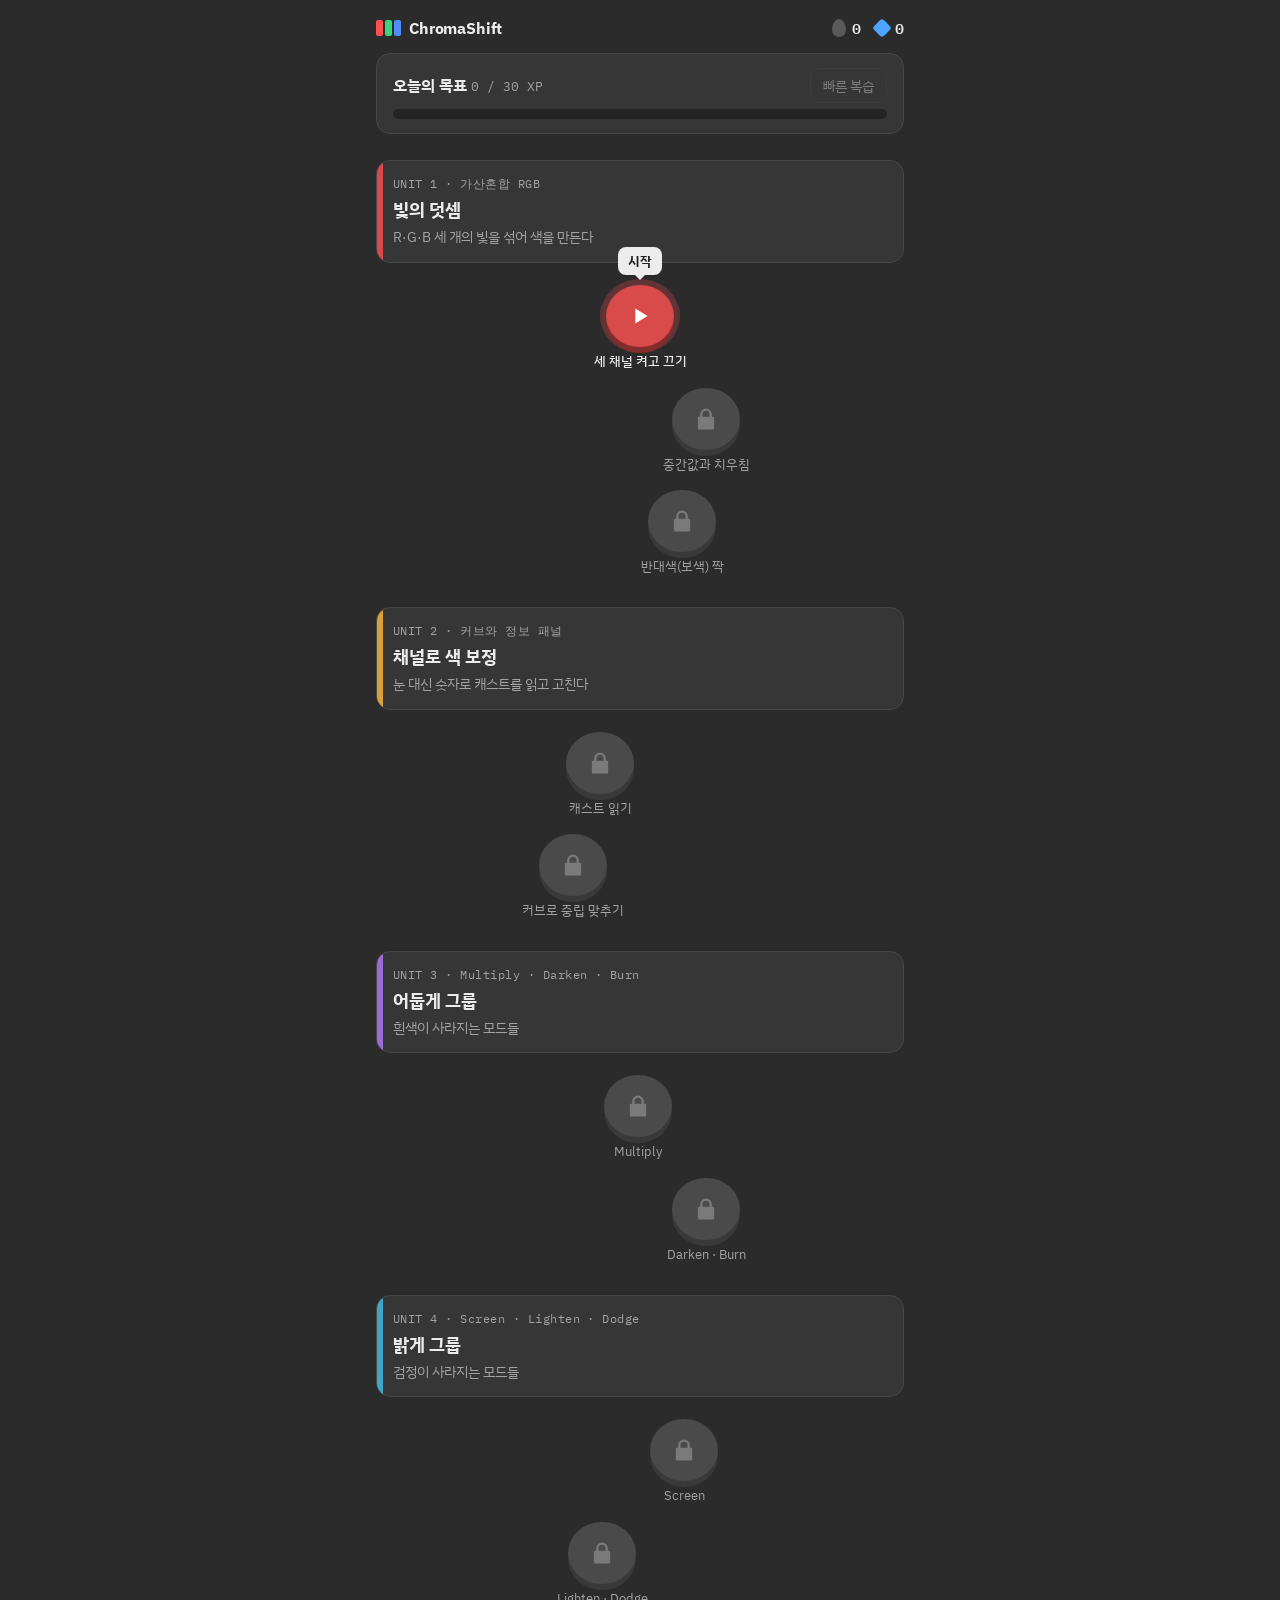
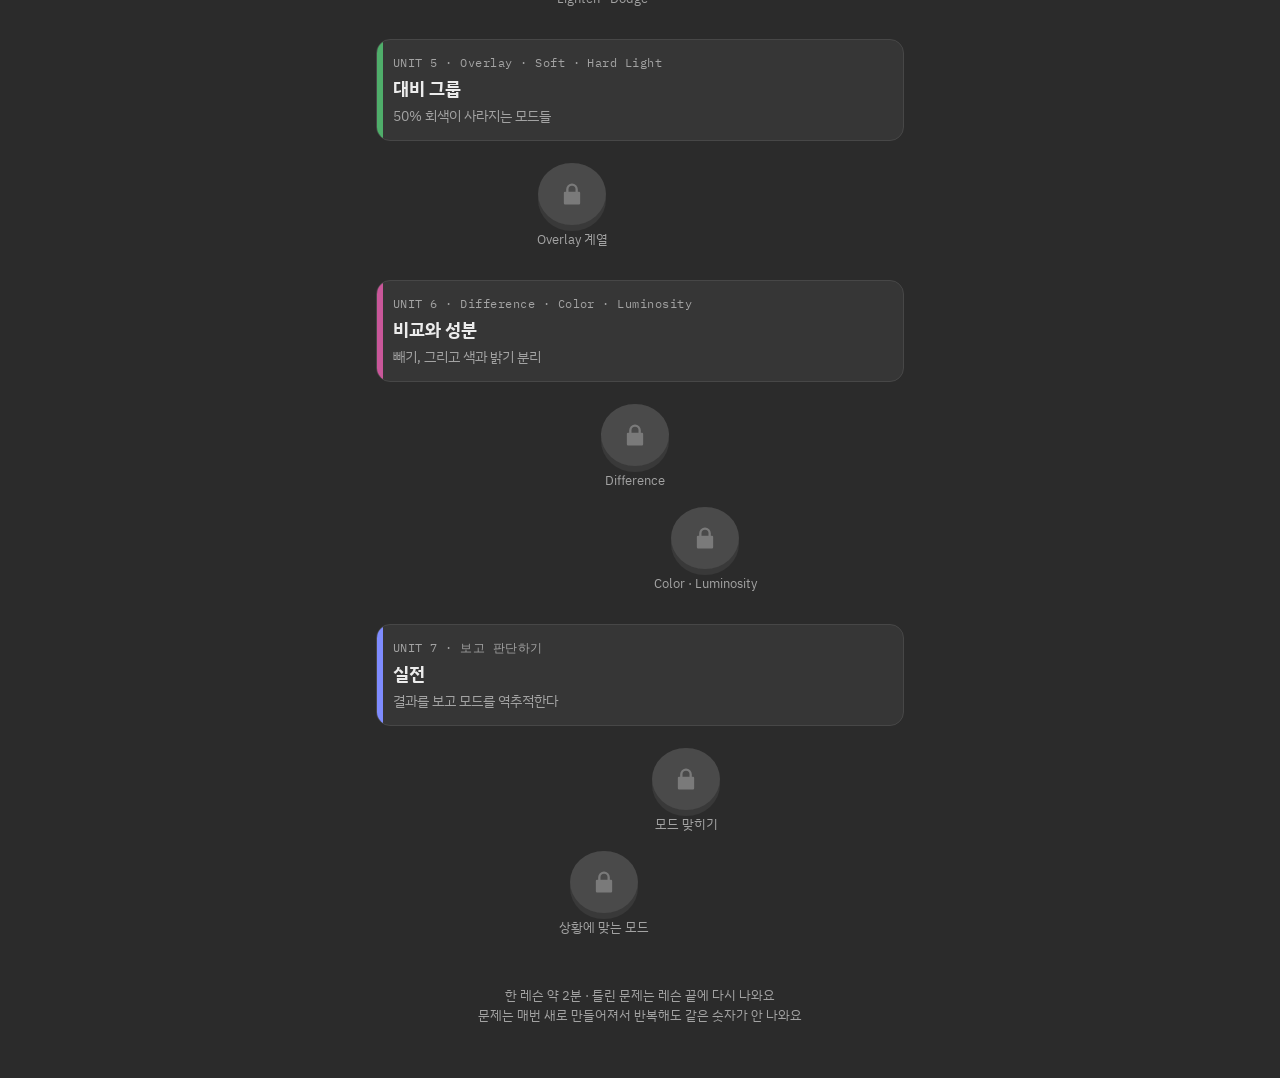
<file: public/assets/aistudio/index_9474ccbe.html>
<!DOCTYPE html>
<html lang="ko">
<head>
<meta charset="utf-8">
<meta name="viewport" content="width=device-width, initial-scale=1">
<title>ChromaShift 레슨</title>
<link rel="preconnect" href="https://fonts.googleapis.com">
<link rel="preconnect" href="https://fonts.gstatic.com" crossorigin>
<link href="https://fonts.googleapis.com/css2?family=IBM+Plex+Mono:wght@500;600&family=IBM+Plex+Sans+KR:wght@400;500;700&display=swap" rel="stylesheet">
<style>
/* 레이아웃: 폰 폭 한 칼럼 앱. 배경은 색 판단을 흐리지 않도록 포토샵 작업창 같은 완전 중립 회색. */
:root{
  --bg:#2b2b2b;          /* 중립 회색 (R=G=B) */
  --panel:#363636;
  --line:#474747;
  --ink:#ececec;
  --muted:#a3a3a3;
  --accent:#4ea4ff;
  --ok:#3fcf7d;
  --bad:#ff5d61;
  --r:#ff4f4f; --g:#37d67a; --b:#4d8dff;
  --display:"IBM Plex Sans KR",system-ui,sans-serif;
  --body:"IBM Plex Sans KR",system-ui,-apple-system,"Apple SD Gothic Neo","Malgun Gothic",sans-serif;
  --mono:"IBM Plex Mono",ui-monospace,Menlo,monospace;
  color-scheme:dark;
}
*{box-sizing:border-box}
html,body{height:100%;margin:0}
body{background:var(--bg);color:var(--ink);font-family:var(--body);font-size:16px;line-height:1.55;-webkit-font-smoothing:antialiased}
button{font:inherit;color:inherit;cursor:pointer}
button:focus-visible{outline:2px solid var(--accent);outline-offset:2px}
.app{max-width:560px;margin:0 auto;min-height:100%;display:flex;flex-direction:column;padding:0 16px}
.mono{font-family:var(--mono);font-variant-numeric:tabular-nums}
h1,h2,h3{text-wrap:balance;margin:0}

/* 상단 상태바 */
.top{display:flex;align-items:center;gap:14px;padding:16px 0 12px;position:sticky;top:0;background:var(--bg);z-index:5}
.brand{font-weight:700;letter-spacing:-.01em;flex:1;display:flex;align-items:center;gap:8px}
.brand i{display:inline-flex;gap:2px}
.brand i b{width:7px;height:16px;border-radius:2px;display:block}
.stat{display:flex;align-items:center;gap:6px;font-family:var(--mono);font-weight:600;font-size:15px}
.flame{width:14px;height:18px;background:#ff9b3d;border-radius:50% 50% 50% 50%/60% 60% 40% 40%;display:inline-block}
.flame.off{background:#5a5a5a}
.gem{width:14px;height:14px;background:var(--accent);transform:rotate(45deg);border-radius:3px;display:inline-block}

/* 오늘 목표 */
.goal{background:var(--panel);border:1px solid var(--line);border-radius:14px;padding:14px 16px;display:grid;grid-template-columns:1fr auto;gap:6px 12px;align-items:center}
.goal .bar{grid-column:1/-1;height:10px;background:#242424;border-radius:99px;overflow:hidden}
.goal .bar span{display:block;height:100%;background:linear-gradient(90deg,var(--r),var(--g),var(--b));border-radius:99px;transition:width .4s}
.goal small{color:var(--muted)}
.practice{background:transparent;border:1px solid var(--line);border-radius:10px;padding:6px 12px;font-size:14px}
.practice:disabled{opacity:.4;cursor:default}

/* 학습 경로 */
.unit{margin-top:26px}
.unit-head{border-radius:14px;padding:14px 16px;display:flex;flex-direction:column;gap:2px;border:1px solid var(--line);background:var(--panel);position:relative;overflow:hidden}
.unit-head::before{content:"";position:absolute;left:0;top:0;bottom:0;width:6px;background:var(--uc)}
.unit-head small{color:var(--muted);font-family:var(--mono);font-size:12px;letter-spacing:.04em}
.unit-head h2{font-size:18px}
.unit-head p{margin:0;color:var(--muted);font-size:14px}
.path{display:flex;flex-direction:column;align-items:center;gap:18px;padding:22px 0 6px}
.node-wrap{position:relative;display:flex;flex-direction:column;align-items:center;gap:6px}
.node{width:68px;height:62px;border-radius:50%;border:none;background:#4a4a4a;box-shadow:0 6px 0 #393939;display:grid;place-items:center;transition:transform .08s}
.node:active{transform:translateY(4px);box-shadow:0 2px 0 #393939}
.node svg{width:28px;height:28px}
.node.done{background:var(--uc);box-shadow:0 6px 0 color-mix(in srgb,var(--uc) 60%,#000)}
.node.current{background:var(--uc);box-shadow:0 6px 0 color-mix(in srgb,var(--uc) 60%,#000),0 0 0 6px color-mix(in srgb,var(--uc) 30%,transparent)}
.node.locked{cursor:not-allowed}
.node-label{font-size:13px;color:var(--muted);text-align:center;max-width:140px;line-height:1.3}
.node-wrap.current .node-label{color:var(--ink);font-weight:500}
.bubble{position:absolute;top:-38px;background:var(--ink);color:#222;font-weight:700;font-size:13px;padding:4px 10px;border-radius:8px;white-space:nowrap;animation:bob 1.6s ease-in-out infinite}
.bubble::after{content:"";position:absolute;left:50%;bottom:-5px;margin-left:-5px;border:5px solid transparent;border-bottom:0;border-top-color:var(--ink)}
@keyframes bob{50%{transform:translateY(-4px)}}
.foot{color:var(--muted);font-size:13px;text-align:center;padding:30px 0 40px}

/* 레슨 화면 */
.lesson{display:flex;flex-direction:column;min-height:100%;padding-bottom:16px}
.lhead{display:flex;align-items:center;gap:14px;padding:16px 0}
.x{background:none;border:none;font-size:26px;line-height:1;color:var(--muted);padding:2px 6px}
.prog{flex:1;height:14px;background:#232323;border-radius:99px;overflow:hidden}
.prog span{display:block;height:100%;background:var(--ok);border-radius:99px;transition:width .35s}
.qbody{flex:1;display:flex;flex-direction:column;gap:18px;padding-top:6px}
.tag{font-family:var(--mono);font-size:12px;color:var(--accent);letter-spacing:.06em}
.prompt{font-size:20px;font-weight:700;line-height:1.4}
.retry{font-size:12px;color:#ffb35c;font-family:var(--mono)}
.visual{display:flex;flex-wrap:wrap;gap:12px;align-items:center;justify-content:center}

.chip{display:inline-flex;align-items:center;gap:6px;padding:6px 10px;border-radius:8px;background:#232323;font-family:var(--mono);font-weight:600}
.chip i{width:10px;height:10px;border-radius:2px;display:block}
.info{background:#1f1f1f;border:1px solid var(--line);border-radius:10px;padding:10px 14px;font-family:var(--mono);font-size:14px;display:grid;grid-template-columns:auto auto;gap:2px 14px}
.info .h{grid-column:1/-1;color:var(--muted);font-size:11px;letter-spacing:.06em;margin-bottom:2px}
.sw{display:flex;flex-direction:column;align-items:center;gap:6px;font-size:13px;color:var(--muted)}
.sw div{width:84px;height:84px;border-radius:12px;border:1px solid rgba(255,255,255,.08)}
.sw b{color:var(--ink);font-family:var(--mono);font-weight:600;font-size:13px}
.op{font-family:var(--mono);color:var(--muted);font-size:14px;text-align:center}
.op b{display:block;color:var(--ink);font-size:15px}
.cv{display:flex;flex-direction:column;align-items:center;gap:6px;font-size:12px;color:var(--muted)}
.cv canvas{border-radius:8px;display:block;max-width:100%;height:auto}

.opts{display:grid;grid-template-columns:1fr;gap:10px}
.opts.grid{grid-template-columns:1fr 1fr}
.opt{background:var(--panel);border:2px solid var(--line);border-bottom-width:4px;border-radius:14px;padding:13px 14px;text-align:left;display:flex;align-items:center;gap:12px;font-size:16px}
.opt .k{font-family:var(--mono);font-size:12px;color:var(--muted);border:1px solid var(--line);border-radius:6px;padding:0 6px}
.opt .s{width:44px;height:44px;border-radius:9px;flex:none;border:1px solid rgba(255,255,255,.1)}
.opt.sel{border-color:var(--accent);background:color-mix(in srgb,var(--accent) 14%,var(--panel))}
.opt.right{border-color:var(--ok);background:color-mix(in srgb,var(--ok) 16%,var(--panel))}
.opt.wrong{border-color:var(--bad);background:color-mix(in srgb,var(--bad) 14%,var(--panel))}
.opt:disabled{cursor:default}

/* 채널 스위치 문제 */
.mixer{display:grid;gap:10px}
.mix-row{display:grid;grid-template-columns:28px 1fr;gap:10px;align-items:center}
.mix-row>b{font-family:var(--mono);font-size:15px}
.lv{display:flex;gap:6px}
.lv button{flex:1;padding:10px 0;border-radius:10px;border:2px solid var(--line);background:var(--panel);font-family:var(--mono);font-weight:600}
.lv button.on{border-color:var(--cc);background:color-mix(in srgb,var(--cc) 28%,var(--panel))}
.lv button:disabled{cursor:default}

/* 하단 체크/피드백 */
.dock{position:sticky;bottom:0;padding:14px 0 6px;background:var(--bg)}
.cta{width:100%;border:none;border-radius:14px;padding:15px;font-weight:700;font-size:17px;background:var(--accent);color:#08213a;box-shadow:0 4px 0 #2b6fb3}
.cta:disabled{background:#4a4a4a;color:#8a8a8a;box-shadow:0 4px 0 #3a3a3a;cursor:default}
.cta.ok{background:var(--ok);color:#06301a;box-shadow:0 4px 0 #278a51}
.cta.bad{background:var(--bad);color:#3a0607;box-shadow:0 4px 0 #b13a3d}
.fb{border-radius:14px 14px 0 0;margin:0 -16px;padding:16px 16px 4px;display:flex;flex-direction:column;gap:8px}
.fb.ok{background:color-mix(in srgb,var(--ok) 15%,var(--bg))}
.fb.bad{background:color-mix(in srgb,var(--bad) 13%,var(--bg))}
.fb h3{font-size:18px}
.fb.ok h3{color:var(--ok)} .fb.bad h3{color:var(--bad)}
.fb p{margin:0;font-size:15px;color:#dcdcdc}
.fb .ans{font-weight:700;color:var(--ink)}
.fb .after{display:flex;gap:10px;justify-content:center}
.formula{font-family:var(--mono);font-size:13.5px;background:#1f1f1f;border-radius:8px;padding:6px 10px;color:#e8e8e8;display:inline-block}

/* 규칙 카드 */
.rule{background:var(--panel);border:1px solid var(--line);border-radius:16px;padding:18px;display:flex;flex-direction:column;gap:12px}
.rule h3{font-size:19px}
.rule ul{margin:0;padding-left:18px;display:flex;flex-direction:column;gap:6px}
.rule .formula{font-size:14px}
.rule .neutral{display:flex;align-items:center;gap:10px;font-size:14px;color:var(--muted)}
.rule .neutral i{width:22px;height:22px;border-radius:6px;border:1px solid rgba(255,255,255,.2);display:block}

/* 결과 */
.done-screen{flex:1;display:flex;flex-direction:column;justify-content:center;align-items:center;gap:22px;text-align:center;padding:30px 0}
.done-screen h2{font-size:26px}
.tiles{display:grid;grid-template-columns:repeat(3,1fr);gap:10px;width:100%}
.tile{border:2px solid var(--line);border-radius:14px;padding:10px 6px}
.tile small{display:block;font-size:12px;color:var(--muted)}
.tile b{font-family:var(--mono);font-size:22px}
.rgbburst{display:flex;gap:6px}
.rgbburst span{width:22px;height:70px;border-radius:6px;animation:grow .6s ease-out both}
.rgbburst span:nth-child(2){animation-delay:.08s}.rgbburst span:nth-child(3){animation-delay:.16s}
@keyframes grow{from{transform:scaleY(.2)}}
@media (prefers-reduced-motion:reduce){*{animation:none!important;transition:none!important}}
@media (max-width:400px){.opts.grid{grid-template-columns:1fr}.sw div{width:70px;height:70px}}
</style>
</head>
<body>
<div class="app" id="app"></div>
<script>
"use strict";
/* ---------- 유틸 ---------- */
const C=v=>Math.max(0,Math.min(255,Math.round(v)));
const R=(a,b)=>a+Math.floor(Math.random()*(b-a+1));
const R5=(a,b)=>Math.round(R(a,b)/5)*5;
const pick=a=>a[Math.floor(Math.random()*a.length)];
const shuffle=a=>{a=a.slice();for(let i=a.length-1;i>0;i--){const j=Math.floor(Math.random()*(i+1));[a[i],a[j]]=[a[j],a[i]]}return a};
const sample=(a,n)=>shuffle(a).slice(0,n);
const css=c=>`rgb(${c[0]},${c[1]},${c[2]})`;
const g3=v=>[v,v,v];
const CH=['R','G','B'], CHC=['var(--r)','var(--g)','var(--b)'], CHN=['Red','Green','Blue'];

/* ---------- 블렌딩 수학 (0..1 채널) ---------- */
const sep={
  normal:(a,b)=>b,
  multiply:(a,b)=>a*b,
  screen:(a,b)=>1-(1-a)*(1-b),
  darken:Math.min, lighten:Math.max,
  colorBurn:(a,b)=>a>=1?1:b<=0?0:Math.max(0,1-(1-a)/b),
  linearBurn:(a,b)=>Math.max(0,a+b-1),
  colorDodge:(a,b)=>a<=0?0:b>=1?1:Math.min(1,a/(1-b)),
  linearDodge:(a,b)=>Math.min(1,a+b),
  overlay:(a,b)=>a<=.5?2*a*b:1-2*(1-a)*(1-b),
  hardLight:(a,b)=>b<=.5?2*a*b:1-2*(1-a)*(1-b),
  softLight:(a,b)=>{if(b<=.5)return a-(1-2*b)*a*(1-a);const d=a<=.25?((16*a-12)*a+4)*a:Math.sqrt(a);return a+(2*b-1)*(d-a)},
  difference:(a,b)=>Math.abs(a-b),
  exclusion:(a,b)=>a+b-2*a*b,
};
const lum=c=>.3*c[0]+.59*c[1]+.11*c[2];
function clipColor(c){const l=lum(c),n=Math.min(...c),x=Math.max(...c);let o=c.slice();if(n<0)o=o.map(v=>l+(v-l)*l/(l-n));if(x>1)o=o.map(v=>l+(v-l)*(1-l)/(x-l));return o}
const setLum=(c,l)=>{const d=l-lum(c);return clipColor(c.map(v=>v+d))};
function blend(mode,base,top){
  const a=base.map(v=>v/255),b=top.map(v=>v/255);let o;
  if(mode==='color')o=setLum(b,lum(a));
  else if(mode==='luminosity')o=setLum(a,lum(b));
  else o=a.map((v,i)=>sep[mode](v,b[i]));
  return o.map(v=>C(v*255));
}
const b1=(mode,a,b)=>blend(mode,g3(a),g3(b))[0];

const MODES={
  multiply:{en:'Multiply',ko:'곱하기',neutral:'흰색',hint:'흰 줄 자리는 그대로이고 검은 줄 자리는 새까맣죠. 전체가 어두워지기만 하면 Multiply.'},
  screen:{en:'Screen',ko:'스크린',neutral:'검정',hint:'검은 줄 자리는 그대로, 흰 줄 자리는 새하얗습니다. 전체가 밝아지기만 하면 Screen.'},
  darken:{en:'Darken',ko:'어둡게 하기',neutral:'흰색',hint:'채널마다 더 어두운 값만 남겨요. 회색 줄 자리에서 밝은 색은 회색으로 눌리고 어두운 색은 그대로 남는 경계가 생깁니다.'},
  lighten:{en:'Lighten',ko:'밝게 하기',neutral:'검정',hint:'채널마다 더 밝은 값만 남겨요. 회색 줄 자리에서 어두운 부분이 회색으로 끌어올려진 평평한 경계가 보입니다.'},
  overlay:{en:'Overlay',ko:'오버레이',neutral:'50% 회색',hint:'회색 줄 자리가 거의 그대로이고, 검정·흰 줄 자리에선 대비가 세게 걸리면서 아래 밝기의 흔적이 남아요.'},
  difference:{en:'Difference',ko:'차이',neutral:'검정',hint:'흰 줄 자리가 반전(보색)되고 검은 줄 자리는 그대로예요. 반전이 보이면 Difference.'},
  colorBurn:{en:'Color Burn',ko:'색상 번',neutral:'흰색',hint:'Multiply보다 대비가 훨씬 세고 어두운 쪽이 빨리 뭉개집니다. 색 줄 자리 채도가 강하게 올라가요.'},
  linearDodge:{en:'Linear Dodge (Add)',ko:'선형 닷지(추가)',neutral:'검정',hint:'값을 그냥 더해요. 회색 줄 자리부터 이미 많은 부분이 하얗게 날아갑니다.'},
  luminosity:{en:'Luminosity',ko:'광도',neutral:'없음',hint:'결과에 아래 레이어의 색(색조·채도)이 전혀 없고 위 레이어의 밝기만 남아요.'},
  color:{en:'Color',ko:'색상',neutral:'없음',hint:'아래 레이어의 밝기 패턴은 남고 색은 위 레이어 것으로 바뀝니다.'},
  linearBurn:{en:'Linear Burn',ko:'선형 번',neutral:'흰색',hint:''},
  softLight:{en:'Soft Light',ko:'소프트 라이트',neutral:'50% 회색',hint:''},
  hardLight:{en:'Hard Light',ko:'하드 라이트',neutral:'50% 회색',hint:''},
  colorDodge:{en:'Color Dodge',ko:'색상 닷지',neutral:'검정',hint:''},
  exclusion:{en:'Exclusion',ko:'제외',neutral:'검정',hint:''},
};
const mName=m=>MODES[m].en;

/* ---------- 문제 빌더 ---------- */
function choice(prompt,visual,correct,wrongs,explain,extra={}){
  const options=shuffle([correct,...wrongs]);
  return Object.assign({type:'choice',prompt,visual,options,answer:options.indexOf(correct),explain},extra);
}
function numWrongs(correct,cands){
  const out=[],ok=v=>Math.abs(v-correct)>=8&&out.every(o=>Math.abs(o-v)>=8);
  for(const c of cands){const v=C(c);if(ok(v))out.push(v);if(out.length===3)break}
  let t=0;while(out.length<3&&t++<200){const v=C(correct+pick([-1,1])*R(14,80));if(ok(v))out.push(v)}
  return out;
}
const numQ=(prompt,visual,correct,cands,explain)=>choice(prompt,visual,{text:String(correct),mono:true},numWrongs(correct,cands).map(v=>({text:String(v),mono:true})),explain);

/* ---------- 비주얼 ---------- */
const H=s=>el=>{el.innerHTML=s};
const chips=c=>c.map((v,i)=>`<span class="chip"><i style="background:${CHC[i]}"></i>${CH[i]} ${v}</span>`).join('');
const sw=(c,label,show=true)=>`<div class="sw"><div style="background:${css(c)}"></div>${label?`<span>${label}</span>`:''}${show?`<b>${c[0]===c[1]&&c[1]===c[2]?c[0]:c.join(' · ')}</b>`:''}</div>`;
const calcVis=(a,b,mode)=>H(`${sw(g3(a),'아래 레이어')}<div class="op">${mode==='normal'?'모드 ?':mName(mode)}<b>→</b></div>${sw(g3(b),'위 레이어')}<div class="op">=<b>?</b></div>`);
const pairVis=(base,top,mode)=>H(`${sw(base,'아래')}<div class="op">${mode?mName(mode):''}<b>+</b></div>${sw(top,'위')}`);
const info=(c,t='정보 패널 · 회색 카드')=>`<div class="info"><span class="h">${t}</span><span style="color:var(--r)">R</span><span>${c[0]}</span><span style="color:var(--g)">G</span><span>${c[1]}</span><span style="color:var(--b)">B</span><span>${c[2]}</span></div>`;

function hsl(h,s,l){const k=n=>(n+h/30)%12,a=s*Math.min(l,1-l),f=n=>l-a*Math.max(-1,Math.min(k(n)-3,9-k(n),1));return[f(0)*255,f(8)*255,f(4)*255]}
function canvasFrom(w,h,fn,label){
  const cv=document.createElement('canvas');cv.width=w;cv.height=h;const ctx=cv.getContext('2d'),im=ctx.createImageData(w,h);
  for(let y=0;y<h;y++)for(let x=0;x<w;x++){const c=fn(x,y),i=(y*w+x)*4;im.data[i]=c[0];im.data[i+1]=c[1];im.data[i+2]=c[2];im.data[i+3]=255}
  ctx.putImageData(im,0,0);const wrap=document.createElement('div');wrap.className='cv';wrap.appendChild(cv);
  if(label){const s=document.createElement('span');s.textContent=label;wrap.appendChild(s)}return wrap;
}
/* 모드 판별용: 아래=색상×밝기 맵, 위=검정/50%회색/흰색/색 네 줄 */
const MW=150,MH=104;
const basePx=(x,y)=>hsl(x/MW*360,.75,.86-y/MH*.72).map(C);
const stripePx=col=>(x)=>[[0,0,0],[128,128,128],[255,255,255],col][Math.min(3,Math.floor(x/MW*4))];
function modeVis(mode,col){return el=>{el.innerHTML='';const sp=stripePx(col);
  el.append(canvasFrom(MW,MH,basePx,'아래'),canvasFrom(MW,MH,(x)=>sp(x),'위: 검정 · 회색 · 흰색 · 색'),canvasFrom(MW,MH,(x,y)=>blend(mode,basePx(x,y),sp(x)),'결과'))}}
/* 색 캐스트 장면 */
const SW=230,SH=144;
function scenePx(x,y){
  if(x>78&&x<152&&y>54&&y<112){ if(x<83||x>147||y<59||y>107)return[240,240,240]; return[128,128,128]}
  if(x>160&&x<186&&y>70&&y<96)return[235,235,235];
  if(x>44&&x<70&&y>70&&y<96)return[22,22,22];
  if(y<SH*.55){const t=y/(SH*.55);return[110+t*95,160+t*65,225+t*20]}
  const t=(y-SH*.55)/(SH*.45);return[150-t*60,138-t*58,118-t*52];
}
const sceneEl=(card,label)=>{const k=card.map(v=>v/128);return canvasFrom(SW,SH,(x,y)=>scenePx(x,y).map((v,i)=>C(v*k[i])),label)};
const sceneVis=card=>el=>{el.innerHTML='';el.append(sceneEl(card,'가운데 = 원래 중립 회색이어야 할 카드'));el.insertAdjacentHTML('beforeend',info(card))};

/* ---------- 데이터 ---------- */
const PRIM=[
 {c:[0,0,0],n:'검정'},{c:[255,0,0],n:'빨강'},{c:[0,255,0],n:'초록'},{c:[0,0,255],n:'파랑'},
 {c:[255,255,0],n:'노랑'},{c:[0,255,255],n:'시안'},{c:[255,0,255],n:'마젠타'},{c:[255,255,255],n:'흰색'}];
const LIGHT=['빨강','초록','파랑'];
const onText=c=>{const on=c.map((v,i)=>v?LIGHT[i]:null).filter(Boolean);return on.length?on.join(' + ')+' 빛':'켜진 빛 없음'};
const CASTS={
 red:{ko:'붉은 기',v:[1,0,0]},green:{ko:'초록 기',v:[0,1,0]},blue:{ko:'파란 기',v:[0,0,1]},
 cyan:{ko:'시안(청록) 기',v:[-1,0,0]},magenta:{ko:'마젠타(자주) 기',v:[0,-1,0]},yellow:{ko:'노란 기',v:[0,0,-1]}};
const CAST_KEYS=Object.keys(CASTS);
const FIX={red:'Red 커브 내리기',cyan:'Red 커브 올리기',green:'Green 커브 내리기',magenta:'Green 커브 올리기',blue:'Blue 커브 내리기',yellow:'Blue 커브 올리기'};
const SHIFT={'Red 올리기':'red','Red 내리기':'cyan','Green 올리기':'green','Green 내리기':'magenta','Blue 올리기':'blue','Blue 내리기':'yellow'};
const COMP={red:'cyan',green:'magenta',blue:'yellow',cyan:'red',magenta:'green',yellow:'blue'};
const castCol={red:[255,0,0],green:[0,255,0],blue:[0,0,255],cyan:[0,255,255],magenta:[255,0,255],yellow:[255,255,0]};
const castName={red:'빨강',green:'초록',blue:'파랑',cyan:'시안',magenta:'마젠타',yellow:'노랑'};
function castVals(k,n=128,d=R(16,30)){const v=CASTS[k].v,s=v.reduce((a,b)=>a+b,0),side=Math.round(d/3);return v.map(x=>x?n+x*d:n-s*side)}
const chanOf=k=>CASTS[k].v.findIndex(x=>x!==0);
function castExplain(k,c){const i=chanOf(k),hi=CASTS[k].v[i]>0;
  return hi?`${CH[i]}만 혼자 높아요 (${c[i]}). 한 채널이 튀면 그 채널 색이 끼어 있는 것 → <b>${CASTS[k].ko}</b>.`
           :`${CH[i]}만 혼자 낮아요 (${c[i]}). 한 채널이 모자라면 그 채널의 <b>반대색</b>이 보임 → ${CHN[i]}의 반대 = <b>${castName[k]}</b>.`}

/* ---------- 레슨 생성기 ---------- */
const SCEN=[
 {q:'흰 종이에 스캔한 선화를 채색 레이어 위에 올렸다. 흰 바탕은 사라지고 선만 남기려면?',a:'multiply',w:['screen','overlay','difference'],e:'Multiply에서 흰색(255)은 ×1이라 사라지고, 검은 선은 ×0이라 그대로 남아요.'},
 {q:'검은 배경에 촬영된 불꽃 소스를 사진에 합성. 검은 부분만 없애려면?',a:'screen',w:['multiply','darken','color'],e:'Screen의 중립색은 검정. 검은 배경은 사라지고 밝은 불꽃만 더해져요.'},
 {q:'두 장의 사진을 픽셀 단위로 정확히 겹쳐 맞추고 싶다. 확인용으로 위 레이어를?',a:'difference',w:['overlay','multiply','luminosity'],e:'Difference는 같은 값끼리 0(검정)이 돼요. 화면이 새까매질수록 정렬이 맞은 것.'},
 {q:'50% 회색(128)으로 채운 레이어에 흰/검 브러시로 닷지·번을 하려 한다. 이 레이어의 모드는?',a:'overlay',w:['multiply','screen','normal'],e:'Overlay의 중립색은 50% 회색. 회색 부분은 투명, 흰 붓질은 밝게, 검은 붓질은 어둡게.'},
 {q:'흑백 사진을 채색한다. 위 레이어에 칠한 색이 아래의 명암을 유지한 채 입혀지려면?',a:'color',w:['luminosity','multiply','screen'],e:'Color는 아래의 밝기(광도)는 지키고 위의 색조·채도만 가져와요.'},
 {q:'샤프닝 레이어 때문에 경계에 색 테두리가 생긴다. 밝기에만 샤프닝이 걸리게 하려면?',a:'luminosity',w:['color','overlay','difference'],e:'Luminosity는 위 레이어의 밝기만 쓰고 색은 아래 것을 유지해요. 색 번짐 없이 디테일만 남습니다.'},
 {q:'강한 빛 번짐 효과. 하이라이트가 하얗게 날아가도 상관없고 최대한 밝게 더하고 싶다.',a:'linearDodge',w:['screen','lighten','softLight'],e:'Linear Dodge(Add)는 값을 그대로 더해요. Screen보다 세서 쉽게 255로 날아갑니다.'},
 {q:'두 이미지를 겹쳐 각 채널마다 더 어두운 값만 남기고 싶다.',a:'darken',w:['multiply','linearBurn','difference'],e:'Darken = 채널별 min(아래, 위). Multiply는 둘을 곱해서 둘 다보다 어두워질 수 있어요.'},
 {q:'종이 질감 사진을 올려 톤을 아주 은은하게만 입히고 싶다 (대비가 세지면 안 됨).',a:'softLight',w:['hardLight','colorBurn','linearDodge'],e:'Soft Light는 Overlay 계열 중 가장 약하게 작용해요. 은은한 질감·톤에 적합.'},
];
MODES.normal={en:'Normal',ko:'표준'};
const scenQ=s=>choice(s.q,null,{text:mName(s.a)},s.w.map(m=>({text:mName(m)})),s.e);

const UNITS=[
{id:'u1',title:'빛의 덧셈',sub:'가산혼합 RGB',color:'#d94a4a',desc:'R·G·B 세 개의 빛을 섞어 색을 만든다',lessons:[
 {id:'l1',title:'세 채널 켜고 끄기',
  rule:{h:'RGB는 물감이 아니라 빛이다',items:['각 채널은 0(꺼짐)부터 255(완전히 켜짐)까지의 빛의 양.','빛은 더할수록 밝아진다. 빨강+초록 = <b>노랑</b>, 초록+파랑 = <b>시안</b>, 빨강+파랑 = <b>마젠타</b>.','셋 다 켜면 흰색, 셋 다 끄면 검정.']},
  gen(){const qs=[];sample(PRIM,3).forEach(p=>qs.push(choice('이 값은 어떤 색일까?',H(chips(p.c)),{color:p.c,text:p.n},sample(PRIM.filter(o=>o!==p),3).map(o=>({color:o.c,text:o.n})),`${onText(p.c)} → <b>${p.n}</b>. 빛은 더할수록 밝아져요.`)));
    sample(PRIM.filter(p=>p.n!=='검정'),3).forEach(p=>qs.push({type:'switch',prompt:`${p.n}을 만들어 보세요`,target:p.c,levels:[0,255],explain:`${p.n} = ${onText(p.c)}.`}));return shuffle(qs)}},
 {id:'l2',title:'중간값과 치우침',
  rule:{h:'세 값이 같으면 회색',items:['R = G = B 이면 어떤 숫자든 <b>무채색</b>(검정~회색~흰색).','128은 "반쯤 켜진 빛". 255,128,0 = 빨강 가득 + 초록 반 = <b>주황</b>.','한 채널만 튀면 그 색 기운, 한 채널만 모자라면 그 <b>반대색</b> 기운이 생긴다.']},
  gen(){const T=[{c:[255,128,0],n:'주황'},{c:[255,128,128],n:'분홍'},{c:[128,0,255],n:'보라'},{c:[128,128,128],n:'중간 회색'},{c:[0,128,255],n:'하늘색'},{c:[128,0,0],n:'어두운 빨강'},{c:[255,255,128],n:'연노랑'},{c:[128,255,0],n:'연두'}];
    const desc=c=>c.map((v,i)=>`${CH[i]} ${v===255?'가득':v===128?'반':'끔'}`).join(', ');
    const qs=sample(T,3).map(t=>({type:'switch',prompt:`${t.n}을 만들어 보세요`,showTarget:true,target:t.c,levels:[0,128,255],explain:`${t.n} = ${desc(t.c)}.`}));
    sample(CAST_KEYS,3).forEach(k=>{const c=castVals(k,R(110,170));qs.push(choice('이 회색은 어느 쪽으로 치우쳐 있을까?',H(chips(c)),{text:CASTS[k].ko},sample(CAST_KEYS.filter(o=>o!==k),3).map(o=>({text:CASTS[o].ko})),castExplain(k,c)))});
    const v=R(60,200);qs.push(choice('이 값은 어떤 색일까?',H(chips(g3(v))),{text:'치우침 없는 회색'},sample(CAST_KEYS,3).map(o=>({text:CASTS[o].ko})),`세 값이 모두 ${v}로 같아요 → 무채색 회색.`));
    return shuffle(qs)}},
 {id:'l3',title:'반대색(보색) 짝',
  rule:{h:'채널 하나를 내리면 반대색이 나온다',items:['빨강 ↔ <b>시안</b>, 초록 ↔ <b>마젠타</b>, 파랑 ↔ <b>노랑</b>.','이유: 흰색(255,255,255)에서 Blue를 빼면 R+G만 남는다 = 노랑.','그래서 노란 기를 빼려면 Blue를 <b>올리면</b> 된다.']},
  gen(){const qs=[];
    sample(Object.keys(SHIFT),2).forEach(a=>{const k=SHIFT[a];qs.push(choice(`커브에서 <b>${a}</b>. 이미지 전체는 어느 쪽으로 기울까?`,null,{text:CASTS[k].ko},sample(CAST_KEYS.filter(o=>o!==k),3).map(o=>({text:CASTS[o].ko})),`${a.split(' ')[0]} 채널을 ${a.includes('올')?'올리면 그 색이 늘어나요':'내리면 그 반대색이 드러나요'} → <b>${CASTS[k].ko}</b>.`))});
    sample(CAST_KEYS,2).forEach(k=>qs.push(choice(`사진에 <b>${CASTS[k].ko}</b>가 돈다. 채널 하나만 만진다면?`,null,{text:FIX[k]},sample(Object.values(FIX).filter(f=>f!==FIX[k]),3).map(t=>({text:t})),`${CASTS[k].ko}의 반대 방향으로 움직여요 → <b>${FIX[k]}</b>.`)));
    sample(CAST_KEYS,2).forEach(k=>{const o=COMP[k];qs.push(choice(`<b>${castName[k]}</b>의 반대색은?`,H(sw(castCol[k],castName[k],false)),{color:castCol[o],text:castName[o]},sample(CAST_KEYS.filter(x=>x!==o&&x!==k),3).map(x=>({color:castCol[x],text:castName[x]})),`${castName[k]} + ${castName[o]} = 흰색. 세 채널을 꽉 채우는 짝이 반대색이에요.`))});
    return shuffle(qs)}},
]},
{id:'u2',title:'채널로 색 보정',sub:'커브와 정보 패널',color:'#d9a13a',desc:'눈 대신 숫자로 캐스트를 읽고 고친다',lessons:[
 {id:'l4',title:'캐스트 읽기',
  rule:{h:'회색이어야 할 곳의 숫자를 본다',items:['모니터와 눈은 금방 적응한다. 판단은 <b>정보 패널 숫자</b>로.','원래 무채색이어야 할 곳(회색 카드, 흰 벽, 아스팔트)에 스포이드를 찍는다.','가장 튀는 채널 하나를 찾으면 캐스트가 보인다.']},
  gen(){const qs=sample(CAST_KEYS,4).map(k=>{const c=castVals(k);return choice('이 사진에는 어떤 캐스트가 있을까?',sceneVis(c),{text:CASTS[k].ko},sample(CAST_KEYS.filter(o=>o!==k),3).map(o=>({text:CASTS[o].ko})),castExplain(k,c))});
    qs.push(choice('캐스트를 판단할 때 스포이드를 어디에 찍어야 할까?',null,{text:'원래 회색·흰색이어야 할 곳'},[{text:'채도가 가장 높은 곳'},{text:'가장 넓은 영역(하늘 등)'},{text:'사진의 정중앙'}],'원래 R=G=B여야 하는 곳이라야 어긋난 만큼이 곧 캐스트예요. 하늘처럼 원래 색이 있는 곳은 기준이 될 수 없어요.'));
    return shuffle(qs)}},
 {id:'l5',title:'커브로 중립 맞추기',
  rule:{h:'튀는 채널을 나머지 둘에 맞춘다',items:['회색 카드가 R 150 · G 128 · B 128 이면 Red 커브에서 입력 150을 <b>출력 128</b>로.','모자란 채널이면 반대로 올린다.','목표는 R = G = B. 숫자가 같아지면 끝.']},
  gen(){const qs=sample(CAST_KEYS,3).map(k=>{const c=castVals(k);return choice('이 사진을 바로잡는 가장 직접적인 방법은?',sceneVis(c),{text:FIX[k]},sample(Object.values(FIX).filter(f=>f!==FIX[k]),3).map(t=>({text:t})),castExplain(k,c)+` 그래서 <b>${FIX[k]}</b>.`,{after:el=>{el.append(sceneEl(c,'전'),sceneEl([128,128,128],'후'))}})});
    sample(CAST_KEYS,3).forEach(k=>{const n=R(100,160),c=castVals(k,n),i=chanOf(k),tgt=c[(i+1)%3];
      qs.push(numQ(`회색 카드를 중립으로 만들려면 <b>${CHN[i]}</b> 커브에서 입력 ${c[i]}을 출력 몇으로?`,H(info(c)),tgt,[c[i],2*tgt-c[i],n,Math.round((c[0]+c[1]+c[2])/3)],`나머지 두 채널이 ${tgt}로 같아요. ${CH[i]}도 ${tgt}로 맞추면 R=G=B.`))});
    return shuffle(qs)}},
]},
{id:'u3',title:'어둡게 그룹',sub:'Multiply · Darken · Burn',color:'#9c6bd6',desc:'흰색이 사라지는 모드들',lessons:[
 {id:'l6',title:'Multiply',neutral:[255,255,255],
  rule:{h:'Multiply = 두 값을 곱한다',formula:'결과 = 아래 × 위 ÷ 255',items:['0~1로 보면 그냥 곱셈. 1(흰색)을 곱하면 그대로, 0(검정)을 곱하면 0.','1보다 작은 수끼리 곱하니까 결과는 <b>항상 둘 중 어두운 쪽 이하</b>.','채널별로 따로 계산한다.']},
  gen(){const qs=[];for(let i=0;i<3;i++){const a=R5(80,250),b=R5(60,240),r=b1('multiply',a,b);qs.push(numQ('Multiply 결과는?',calcVis(a,b,'multiply'),r,[Math.min(a,b),b1('linearBurn',a,b),b1('screen',a,b),(a+b)/2],`<span class="formula">${a} × ${b} ÷ 255 ≈ ${r}</span><br>둘 중 어두운 ${Math.min(a,b)}보다도 어두워졌죠.`))}
    qs.push(choice('Multiply 레이어에서 칠해도 아무 변화가 없는 색은?',null,{color:[255,255,255],text:'흰색'},[{color:[0,0,0],text:'검정'},{color:[128,128,128],text:'50% 회색'},{color:[255,0,0],text:'빨강'}],'흰색은 255 ÷ 255 = 1. 1을 곱하면 그대로라 흰색이 Multiply의 중립색이에요.'));
    const base=[R5(150,240),R5(120,220),R5(60,200)],top=[R5(80,200),R5(140,240),R5(160,250)],m=blend('multiply',base,top);
    qs.push(choice('Multiply 결과로 맞는 색은?',pairVis(base,top,'multiply'),{color:m,text:m.join(' · ')},(()=>{const seen=[String(m)],o=[];for(const x of shuffle(['screen','lighten','normal','darken','overlay','linearBurn','difference'])){const c=blend(x,base,top);if(!seen.includes(String(c))){seen.push(String(c));o.push({color:c,text:c.join(' · ')})}if(o.length===3)break}return o})(),`채널마다 곱하기: ${m.map((v,i)=>`${CH[i]} ${base[i]}×${top[i]}÷255≈${v}`).join(', ')}. 세 채널 모두 원래보다 어두워요.`));
    qs.push(scenQ(SCEN[0]));return shuffle(qs)}},
 {id:'l7',title:'Darken · Burn',neutral:[255,255,255],
  rule:{h:'같은 "어둡게"도 계산이 다르다',formula:'Darken = min(아래, 위)   Linear Burn = 아래 + 위 − 255',items:['<b>Darken</b>: 채널별로 더 어두운 값을 고른다. 채널마다 따로 고르니 <b>두 색 어디에도 없던 색</b>이 나올 수 있다.','<b>Linear Burn</b>: 더하고 255를 뺀다. Multiply보다 어둡다.','<b>Color Burn</b>: 위가 어두울수록 대비를 세게 올리며 어둡게.']},
  gen(){const qs=[];
    const base=[R5(170,240),R5(30,90),R5(90,160)],top=[R5(60,130),R5(150,230),R5(40,110)],d=blend('darken',base,top);
    qs.push(choice('Darken 결과로 맞는 색은?',pairVis(base,top,'darken'),{color:d,text:d.join(' · ')},[{color:base,text:base.join(' · ')+' (아래 그대로)'},{color:top,text:top.join(' · ')+' (위 그대로)'},(c=>({color:c,text:c.join(' · ')}))(blend('multiply',base,top))],`채널마다 작은 값을 골라요: ${d.map((v,i)=>`${CH[i]} min(${base[i]}, ${top[i]}) = ${v}`).join(', ')}. 어느 레이어와도 다른 새 색이죠.`));
    for(let i=0;i<2;i++){const a=R5(150,250),b=R5(130,240),r=b1('linearBurn',a,b);qs.push(numQ('Linear Burn 결과는?',calcVis(a,b,'linearBurn'),r,[b1('multiply',a,b),Math.min(a,b),a+b-200],`<span class="formula">${a} + ${b} − 255 = ${r}</span>`))}
    {const a=R5(70,240),b=R5(70,240),r=b1('darken',a,b);qs.push(numQ('Darken 결과는?',calcVis(a,b,'darken'),r,[b1('multiply',a,b),Math.max(a,b),(a+b)/2],`더 어두운 값을 그대로 고를 뿐: min(${a}, ${b}) = ${r}.`))}
    {let a,b,vals,t=0;do{a=R5(120,230);b=R5(120,230);vals=['darken','multiply','linearBurn','colorBurn'].map(m=>[m,b1(m,a,b)]);vals.sort((x,y)=>x[1]-y[1]);t++}while(vals[1][1]-vals[0][1]<6&&t<50);
     qs.push(choice(`아래 ${a}, 위 ${b}일 때 <b>가장 어두운</b> 결과를 내는 모드는?`,calcVis(a,b,'normal'),{text:mName(vals[0][0])},vals.slice(1).map(v=>({text:mName(v[0])})),'계산해 보면: '+vals.map(v=>`${mName(v[0])} ${v[1]}`).join(', ')+'.'))}
    qs.push(scenQ(SCEN[7]));return shuffle(qs)}},
]},
{id:'u4',title:'밝게 그룹',sub:'Screen · Lighten · Dodge',color:'#3fa6c9',desc:'검정이 사라지는 모드들',lessons:[
 {id:'l8',title:'Screen',neutral:[0,0,0],
  rule:{h:'Screen = 뒤집어서 곱하고 다시 뒤집기',formula:'결과 = 255 − (255−아래)(255−위) ÷ 255',items:['Multiply의 거울. 두 슬라이드 필름을 겹쳐 비추는 것과 같다.','검정(0)은 중립: 검정을 올려도 변화 없음.','결과는 <b>항상 둘 중 밝은 쪽 이상</b>.']},
  gen(){const qs=[];for(let i=0;i<3;i++){const a=R5(30,200),b=R5(40,210),r=b1('screen',a,b);qs.push(numQ('Screen 결과는?',calcVis(a,b,'screen'),r,[Math.max(a,b),Math.min(255,a+b),b1('multiply',a,b),(a+b)/2],`<span class="formula">255 − (${255-a} × ${255-b} ÷ 255) ≈ ${r}</span><br>밝은 쪽 ${Math.max(a,b)}보다 더 밝아졌어요.`))}
    qs.push(choice('Screen 레이어에서 칠해도 아무 변화가 없는 색은?',null,{color:[0,0,0],text:'검정'},[{color:[255,255,255],text:'흰색'},{color:[128,128,128],text:'50% 회색'},{color:[0,0,255],text:'파랑'}],'뒤집으면 검정은 1(흰색)이 되고, 1을 곱하니 변화가 없어요.'));
    qs.push(choice('Screen 결과는 두 값 중 밝은 쪽과 비교하면?',null,{text:'같거나 더 밝다'},[{text:'항상 더 어둡다'},{text:'정확히 중간'},{text:'경우에 따라 어두워질 수도 있다'}],'Screen은 절대 어두워지지 않아요. 그래서 밝게 그룹.'));
    qs.push(scenQ(SCEN[1]));return shuffle(qs)}},
 {id:'l9',title:'Lighten · Dodge',neutral:[0,0,0],
  rule:{h:'밝게 하는 방식도 세 가지',formula:'Lighten = max(아래, 위)   Linear Dodge = 아래 + 위',items:['<b>Lighten</b>: 채널별로 더 밝은 값을 고른다.','<b>Linear Dodge (Add)</b>: 그냥 더한다. 255를 넘으면 하얗게 날아간다.','<b>Color Dodge</b>: 위가 밝을수록 아래를 강하게 밝힌다. 대비가 크다.']},
  gen(){const qs=[];
    for(let i=0;i<2;i++){const a=R5(40,170),b=R5(30,150),r=b1('linearDodge',a,b);qs.push(numQ('Linear Dodge (Add) 결과는?',calcVis(a,b,'linearDodge'),r,[b1('screen',a,b),Math.max(a,b),a+b-40],`<span class="formula">${a} + ${b} = ${a+b}${a+b>255?' → 255에서 잘림':''}</span>`))}
    {const a=R5(40,220),b=R5(40,220),r=b1('lighten',a,b);qs.push(numQ('Lighten 결과는?',calcVis(a,b,'lighten'),r,[b1('screen',a,b),Math.min(a,b),(a+b)/2],`max(${a}, ${b}) = ${r}.`))}
    {let a,b,vals,t=0;do{a=R5(40,150);b=R5(40,150);vals=['lighten','screen','linearDodge','colorDodge'].map(m=>[m,b1(m,a,b)]);vals.sort((x,y)=>y[1]-x[1]);t++}while(vals[0][1]-vals[1][1]<6&&t<50);
     qs.push(choice(`아래 ${a}, 위 ${b}일 때 <b>가장 밝은</b> 결과를 내는 모드는?`,calcVis(a,b,'normal'),{text:mName(vals[0][0])},vals.slice(1).map(v=>({text:mName(v[0])})),'계산해 보면: '+vals.map(v=>`${mName(v[0])} ${v[1]}`).join(', ')+'.'))}
    qs.push(scenQ(SCEN[6]));
    qs.push(choice('Screen과 Linear Dodge(Add) 중 하이라이트가 더 쉽게 하얗게 날아가는 쪽은?',null,{text:'Linear Dodge (Add)'},[{text:'Screen'},{text:'둘이 똑같다'},{text:'Lighten'}],'Add는 단순 덧셈이라 128+128만 돼도 255. Screen은 같은 조건에서 192 정도에 머물러요.'));
    return shuffle(qs)}},
]},
{id:'u5',title:'대비 그룹',sub:'Overlay · Soft · Hard Light',color:'#4fae6a',desc:'50% 회색이 사라지는 모드들',lessons:[
 {id:'l10',title:'Overlay 계열',neutral:[128,128,128],
  rule:{h:'아래가 어두우면 Multiply, 밝으면 Screen',formula:'아래 < 128 :  2 × 아래 × 위 ÷ 255\n아래 ≥ 128 :  255 − 2(255−아래)(255−위) ÷ 255',items:['Overlay는 <b>아래 레이어</b> 밝기로 곱하기/스크린을 고른다. 그래서 대비가 커진다.','<b>Hard Light</b>는 같은 식을 <b>위 레이어</b> 기준으로. (레이어 순서를 바꾼 Overlay)','<b>Soft Light</b>는 같은 방향이지만 훨씬 약하다. 중립색은 셋 다 50% 회색.']},
  gen(){const qs=[];for(let i=0;i<3;i++){const a=i===0?R5(30,115):R5(140,230),b=R5(40,220),r=b1('overlay',a,b),lo=a<128;
      qs.push(numQ('Overlay 결과는?',calcVis(a,b,'overlay'),r,[b1('multiply',a,b),b1('screen',a,b),b1('hardLight',a,b),b1('softLight',a,b)],`아래 ${a}는 128${lo?'보다 어두움 → 곱하기 쪽':' 이상 → 스크린 쪽'}.<br><span class="formula">${lo?`2 × ${a} × ${b} ÷ 255 ≈ ${r}`:`255 − 2 × ${255-a} × ${255-b} ÷ 255 ≈ ${r}`}</span>`))}
    qs.push(choice('Overlay 레이어에서 아무 변화가 없는 색은?',null,{color:[128,128,128],text:'50% 회색'},[{color:[255,255,255],text:'흰색'},{color:[0,0,0],text:'검정'},{color:[255,128,0],text:'주황'}],'128을 넣으면 2 × a × 128 ÷ 255 ≈ a. 그대로예요.'));
    qs.push(choice('Overlay와 Hard Light의 차이는?',null,{text:'곱하기/스크린을 고르는 기준이 아래냐 위냐'},[{text:'Hard Light가 항상 더 어둡다'},{text:'중립색이 다르다'},{text:'Hard Light는 채널을 따로 계산하지 않는다'}],'식은 같고 기준만 달라요. Overlay = 아래 밝기 기준, Hard Light = 위 밝기 기준.'));
    qs.push(choice('50% 회색 Overlay 레이어에 흰 브러시로 칠하면 그 부분은?',null,{text:'밝아진다 (닷지)'},[{text:'어두워진다 (번)'},{text:'아무 변화 없다'},{text:'색이 반전된다'}],'128보다 밝은 위 값은 아래를 밝게 밀어요. 검은 브러시는 반대로 번.'));
    qs.push(scenQ(SCEN[3]));return shuffle(qs)}},
]},
{id:'u6',title:'비교와 성분',sub:'Difference · Color · Luminosity',color:'#c9579a',desc:'빼기, 그리고 색과 밝기 분리',lessons:[
 {id:'l11',title:'Difference',neutral:[0,0,0],
  rule:{h:'Difference = 두 값의 차이',formula:'결과 = | 아래 − 위 |',items:['같은 값이면 0(검정). 정렬 확인에 쓴다.','검정은 중립, <b>흰색은 반전</b>(255 − 아래).','Exclusion은 비슷하지만 중간 톤에서 대비가 낮다.']},
  gen(){const qs=[];for(let i=0;i<3;i++){const a=R5(20,240),b=R5(20,240),r=b1('difference',a,b);qs.push(numQ('Difference 결과는?',calcVis(a,b,'difference'),r,[255-r,Math.min(a,b),b1('exclusion',a,b),(a+b)/2],`<span class="formula">| ${a} − ${b} | = ${r}</span>`))}
    const c=[R5(30,220),R5(30,220),R5(30,220)],inv=c.map(v=>255-v);
    qs.push(choice('흰색 레이어를 Difference로 올리면 결과는?',H(sw(c,'아래')+'<div class="op">Difference<b>+</b></div>'+sw([255,255,255],'위')),{color:inv,text:inv.join(' · ')+' (반전)'},[{color:c,text:c.join(' · ')+' (그대로)'},{color:[0,0,0],text:'검정'},{color:[255,255,255],text:'흰색'}],'|아래 − 255| = 255 − 아래. 채널마다 뒤집히니 반전(보색)이에요.'));
    qs.push(choice('똑같은 레이어 두 장을 Difference로 겹치면?',null,{color:[0,0,0],text:'완전히 검정'},[{color:[255,255,255],text:'완전히 흰색'},{color:[128,128,128],text:'50% 회색'},{text:'원본 그대로'}],'모든 픽셀에서 차이가 0 → 검정.'));
    qs.push(scenQ(SCEN[2]));return shuffle(qs)}},
 {id:'l12',title:'Color · Luminosity',
  rule:{h:'색과 밝기를 나눠서 가져온다',formula:'광도 ≈ 0.30 R + 0.59 G + 0.11 B',items:['<b>Color</b>: 아래의 밝기 + 위의 색조·채도.','<b>Luminosity</b>: 아래의 색조·채도 + 위의 밝기.','눈은 초록에 가장 민감하고 파랑에 가장 둔하다. 그래서 순수 파랑은 생각보다 어둡다.']},
  gen(){const qs=[];
    const P=[{c:[255,0,0],n:'빨강'},{c:[0,255,0],n:'초록'},{c:[0,0,255],n:'파랑'},{c:[255,255,0],n:'노랑'},{c:[0,255,255],n:'시안'},{c:[255,0,255],n:'마젠타'}];
    for(const dir of ['밝게','어둡게']){let s,t=0;do{s=sample(P,4).map(p=>({...p,l:Math.round(lum(p.c))}));s.sort((a,b)=>dir==='밝게'?b.l-a.l:a.l-b.l);t++}while(Math.abs(s[0].l-s[1].l)<15&&t<50);
      qs.push(choice(`그레이스케일로 바꾸면 가장 <b>${dir}</b> 남는 색은?`,null,{color:s[0].c,text:s[0].n},s.slice(1).map(p=>({color:p.c,text:p.n})),'광도로 계산: '+s.map(p=>`${p.n} ${p.l}`).join(', ')+'.'))}
    {const base=hsl(R(0,359),.7,.35).map(C),top=hsl(R(0,359),.85,.6).map(C),col=blend('color',base,top),lu=blend('luminosity',base,top);
     qs.push(choice('Color 모드 결과는 어느 쪽?',pairVis(base,top,'color'),{color:col,text:'A'},[{color:lu,text:'B'},{color:blend('multiply',base,top),text:'C'},{color:blend('screen',base,top),text:'D'}],`Color는 아래의 밝기(광도 ${Math.round(lum(base))})를 지키면서 위의 색을 입혀요. 결과 광도 ≈ ${Math.round(lum(col))}.`))}
    qs.push(scenQ(SCEN[4]));qs.push(scenQ(SCEN[5]));return shuffle(qs)}},
]},
{id:'u7',title:'실전',sub:'보고 판단하기',color:'#7f8cff',desc:'결과를 보고 모드를 역추적한다',lessons:[
 {id:'l13',title:'모드 맞히기',
  rule:{h:'중립색 줄부터 본다',items:['위 레이어는 검정 · 50% 회색 · 흰색 · 색, 네 줄.','어느 줄 자리가 <b>그대로</b>인지 찾으면 중립색이 보이고, 중립색이 그룹을 알려준다.','흰 줄 자리 그대로 → 어둡게 그룹, 검은 줄 그대로 → 밝게 그룹, 회색 줄 그대로 → 대비 그룹.']},
  gen(){const pool=['multiply','screen','overlay','darken','lighten','difference','colorBurn','linearDodge','luminosity'];
    const cols=[[230,120,40],[40,140,220],[200,60,170],[60,190,90]];
    return sample(pool,6).map(m=>choice('이 결과를 만든 블렌딩 모드는?',modeVis(m,pick(cols)),{text:mName(m)},sample(pool.filter(x=>x!==m),3).map(x=>({text:mName(x)})),MODES[m].hint+(MODES[m].neutral!=='없음'?` (중립색: ${MODES[m].neutral})`:''),{wide:true}))}},
 {id:'l14',title:'상황에 맞는 모드',
  rule:{h:'목적 → 중립색 → 모드',items:['무엇을 <b>없애고</b> 싶은지 먼저 생각한다. 흰색이면 어둡게 그룹, 검정이면 밝게 그룹, 회색이면 대비 그룹.','그 다음 세기를 고른다. 은은하게(Soft Light) ~ 강하게(Linear Dodge).']},
  gen(){return sample(SCEN,6).map(scenQ)}},
]},
];
const ALL=UNITS.flatMap(u=>u.lessons.map(l=>({...l,unit:u})));

/* ---------- 저장 ---------- */
const KEY='chromashift-lessons-v1';
const today=()=>{const d=new Date();return d.getFullYear()+'-'+(d.getMonth()+1)+'-'+d.getDate()};
let S={done:{},xp:0,streak:0,last:null,dayXp:0,day:null};
try{const s=JSON.parse(localStorage.getItem(KEY)||'null');if(s)S=Object.assign(S,s)}catch(e){}
const save=()=>{try{localStorage.setItem(KEY,JSON.stringify(S))}catch(e){}};
function streakNow(){if(!S.last)return 0;const y=new Date();y.setDate(y.getDate()-1);const yd=y.getFullYear()+'-'+(y.getMonth()+1)+'-'+y.getDate();return(S.last===today()||S.last===yd)?S.streak:0}
const GOAL=30;
const dayXp=()=>S.day===today()?S.dayXp:0;

/* ---------- 홈 ---------- */
const app=document.getElementById('app');
const ICON={done:'<svg viewBox="0 0 24 24" fill="none" stroke="#fff" stroke-width="3.2" stroke-linecap="round" stroke-linejoin="round"><path d="M5 12.5l4.5 4.5L19 7.5"/></svg>',
  play:'<svg viewBox="0 0 24 24" fill="#fff"><path d="M8 5.5v13l10.5-6.5z"/></svg>',
  lock:'<svg viewBox="0 0 24 24" fill="#7a7a7a"><path d="M7 10V8a5 5 0 0110 0v2h1a1 1 0 011 1v9a1 1 0 01-1 1H6a1 1 0 01-1-1v-9a1 1 0 011-1zm2 0h6V8a3 3 0 00-6 0z"/></svg>'};
function topBar(){const st=streakNow();return `<div class="top"><div class="brand"><i><b style="background:var(--r)"></b><b style="background:var(--g)"></b><b style="background:var(--b)"></b></i>ChromaShift</div>
  <span class="stat" title="연속 학습일"><span class="flame ${st?'':'off'}"></span>${st}</span><span class="stat" title="총 XP"><span class="gem"></span>${S.xp}</span></div>`}
function home(){
  const cur=ALL.findIndex(l=>!S.done[l.id]);let idx=0;
  const anyDone=Object.keys(S.done).length>0;
  let h=topBar()+`<div class="goal"><div><b>오늘의 목표</b> <small class="mono">${Math.min(dayXp(),GOAL)} / ${GOAL} XP</small></div>
   <button class="practice" id="prac" ${anyDone?'':'disabled'}>빠른 복습</button><div class="bar"><span style="width:${Math.min(100,dayXp()/GOAL*100)}%"></span></div></div>`;
  UNITS.forEach((u,ui)=>{
    h+=`<section class="unit" style="--uc:${u.color}"><div class="unit-head"><small>UNIT ${ui+1} · ${u.sub}</small><h2>${u.title}</h2><p>${u.desc}</p></div><div class="path">`;
    u.lessons.forEach(l=>{const i=idx++;const st=S.done[l.id]?'done':i===cur?'current':'locked';const off=Math.round(Math.sin(i*1.25)*70);
      h+=`<div class="node-wrap ${st}" style="transform:translateX(${off}px)">${st==='current'?'<span class="bubble">시작</span>':''}
      <button class="node ${st}" data-l="${l.id}" aria-label="${l.title}" ${st==='locked'?'aria-disabled="true"':''}>${ICON[st==='done'?'done':st==='current'?'play':'lock']}</button><span class="node-label">${l.title}</span></div>`});
    h+='</div></section>'});
  h+=`<p class="foot">한 레슨 약 2분 · 틀린 문제는 레슨 끝에 다시 나와요<br>문제는 매번 새로 만들어져서 반복해도 같은 숫자가 안 나와요</p>`;
  app.innerHTML=h;
  app.querySelectorAll('.node').forEach(b=>b.onclick=()=>{if(b.classList.contains('locked'))return;startLesson(ALL.find(l=>l.id===b.dataset.l))});
  const p=document.getElementById('prac');if(p)p.onclick=()=>{const pool=ALL.filter(l=>S.done[l.id]);const qs=shuffle(pool.flatMap(l=>sample(l.gen(),2))).slice(0,8);startLesson({id:'practice',title:'빠른 복습',unit:{color:'#4ea4ff'}},qs)};
  const c=app.querySelector('.node-wrap.current');if(c)c.scrollIntoView({block:'center'});
}

/* ---------- 레슨 ---------- */
let L=null;
function startLesson(lesson,qs){
  L={lesson,queue:qs||lesson.gen(),total:0,solved:0,first:0,wrong:0,showRule:!qs&&!!lesson.rule};
  L.total=L.queue.length;window.scrollTo(0,0);renderStep();
}
function shell(inner,dock){
  app.innerHTML=`<div class="lesson"><div class="lhead"><button class="x" id="quit" aria-label="레슨 나가기">×</button><div class="prog"><span style="width:${L.solved/L.total*100}%"></span></div></div>
  <div class="qbody">${inner}</div><div class="dock" id="dock">${dock}</div></div>`;
  document.getElementById('quit').onclick=home;
}
function renderStep(){
  if(L.showRule){const r=L.lesson.rule;
    shell(`<span class="tag">새 규칙</span><div class="rule"><h3>${r.h}</h3>${r.formula?`<span class="formula" style="white-space:pre-wrap">${r.formula}</span>`:''}<ul>${r.items.map(i=>`<li>${i}</li>`).join('')}</ul>
      ${L.lesson.neutral?`<div class="neutral"><i style="background:${css(L.lesson.neutral)}"></i>중립색 (칠해도 변화 없는 색)</div>`:''}</div>`,`<button class="cta" id="go">알겠어요, 풀어볼게요</button>`);
    document.getElementById('go').onclick=()=>{L.showRule=false;renderStep()};return}
  if(!L.queue.length)return finish();
  const q=L.queue[0];
  shell(`<span class="tag">${L.lesson.title}</span>${q.retry?'<span class="retry">다시 풀기</span>':''}<div class="prompt">${q.prompt}</div><div class="visual" id="vis"></div><div id="ans"></div>`,
    `<button class="cta" id="check" disabled>확인</button>`);
  const vis=document.getElementById('vis');if(q.visual)q.visual(vis);else vis.remove();
  const ans=document.getElementById('ans'),check=document.getElementById('check');
  if(q.type==='choice'){
    const swatchy=q.options.some(o=>o.color);
    ans.innerHTML=`<div class="opts ${swatchy||q.options.every(o=>o.mono)?'grid':''}">${q.options.map((o,i)=>`<button class="opt" data-i="${i}"><span class="k">${i+1}</span>${o.color?`<span class="s" style="background:${css(o.color)}"></span>`:''}<span class="${o.mono?'mono':''}">${o.text||''}</span></button>`).join('')}</div>`;
    let sel=-1;const bs=[...ans.querySelectorAll('.opt')];
    const choose=i=>{sel=i;bs.forEach((b,j)=>b.classList.toggle('sel',j===i));check.disabled=false};
    bs.forEach((b,i)=>b.onclick=()=>choose(i));
    L.key=e=>{if(e.key>='1'&&e.key<=String(bs.length)&&!bs[0].disabled)choose(+e.key-1);else if(e.key==='Enter'&&!check.disabled)check.click()};
    check.onclick=()=>{const ok=sel===q.answer;bs.forEach(b=>b.disabled=true);bs[q.answer].classList.add('right');if(!ok)bs[sel].classList.add('wrong');bs[sel].classList.remove('sel');
      const o=q.options[q.answer];grade(ok,q,(o.color?`<span class="s" style="display:inline-block;width:14px;height:14px;border-radius:3px;vertical-align:-2px;background:${css(o.color)}"></span> `:'')+(o.text||''))};
  } else if(q.type==='switch'){
    const cur=[0,0,0];
    ans.innerHTML=`<div class="visual" style="margin-bottom:14px">${sw(q.target,'목표',false)}<div class="op"><b>→</b></div><div class="sw"><div id="live" style="background:#000"></div><span>내가 만든 색</span><b id="liveV">0 · 0 · 0</b></div></div>
      <div class="mixer">${[0,1,2].map(c=>`<div class="mix-row"><b style="color:${CHC[c]}">${CH[c]}</b><div class="lv" style="--cc:${CHC[c]}">${q.levels.map(v=>`<button data-c="${c}" data-v="${v}" class="${v===0?'on':''}">${q.levels.length===2?(v?'켜기 255':'끄기 0'):v}</button>`).join('')}</div></div>`).join('')}</div>`;
    const live=document.getElementById('live'),liveV=document.getElementById('liveV');
    ans.querySelectorAll('.lv button').forEach(b=>b.onclick=()=>{const c=+b.dataset.c;cur[c]=+b.dataset.v;b.parentElement.querySelectorAll('button').forEach(x=>x.classList.toggle('on',x===b));live.style.background=css(cur);liveV.textContent=cur.join(' · ');check.disabled=false});
    L.key=e=>{if(e.key==='Enter'&&!check.disabled)check.click()};
    check.onclick=()=>{ans.querySelectorAll('.lv button').forEach(b=>b.disabled=true);const ok=cur.every((v,i)=>v===q.target[i]);grade(ok,q,q.target.join(' · '))};
  }
}
function grade(ok,q,ansText){
  if(ok){L.solved++;if(!q.retry)L.first++;L.queue.shift()}
  else{L.wrong++;L.queue.shift();L.queue.push(Object.assign({},q,{retry:true,options:q.options}))}
  const dock=document.getElementById('dock');
  dock.innerHTML=`<div class="fb ${ok?'ok':'bad'}"><h3>${ok?pick(['정확해요','맞아요','계산 그대로예요']):'다시 생각해 봐요'}</h3>${ok?'':`<p>정답: <span class="ans">${ansText}</span></p>`}<p>${q.explain}</p>${q.after?'<div class="after" id="after"></div>':''}</div>
   <button class="cta ${ok?'ok':'bad'}" id="next">계속</button>`;
  if(q.after)q.after(document.getElementById('after'));
  const nx=document.getElementById('next');nx.focus({preventScroll:true});nx.onclick=renderStep;
  L.key=e=>{if(e.key==='Enter'){e.preventDefault();nx.click()}};
  document.querySelector('.prog span').style.width=(L.solved/L.total*100)+'%';
  dock.scrollIntoView({block:'end'});
}
function finish(){
  const gained=10+L.first*2;
  if(L.lesson.id!=='practice')S.done[L.lesson.id]=true;
  S.xp+=gained;if(S.day!==today()){S.day=today();S.dayXp=0}S.dayXp+=gained;
  const st=streakNow();if(S.last!==today()){S.streak=st+1;S.last=today()}save();
  const acc=Math.round(L.first/L.total*100);
  app.innerHTML=topBar()+`<div class="done-screen"><div class="rgbburst"><span style="background:var(--r)"></span><span style="background:var(--g)"></span><span style="background:var(--b)"></span></div>
   <h2>${L.lesson.title} 완료</h2>
   <div class="tiles"><div class="tile" style="border-color:var(--accent)"><small>획득 XP</small><b>+${gained}</b></div><div class="tile" style="border-color:var(--ok)"><small>첫 시도 정답률</small><b>${acc}%</b></div><div class="tile" style="border-color:#ff9b3d"><small>연속 학습</small><b>${S.streak}일</b></div></div>
   ${L.wrong?`<p style="color:var(--muted);margin:0">틀렸던 ${L.wrong}문제는 다시 풀어서 넘어왔어요.</p>`:''}
   <button class="cta" id="home" style="max-width:360px">계속하기</button>
   ${L.lesson.gen&&L.lesson.id!=='practice'?'<button class="practice" id="again">같은 레슨 새 문제로 다시</button>':''}</div>`;
  document.getElementById('home').onclick=home;
  const a=document.getElementById('again');if(a)a.onclick=()=>startLesson(L.lesson);
  L.key=e=>{if(e.key==='Enter')home()};
}
document.addEventListener('keydown',e=>{if(L&&L.key&&document.querySelector('.lesson,.done-screen'))L.key(e)});
window.__ALL=ALL;
home();
</script>
</body>
</html>
</file>
